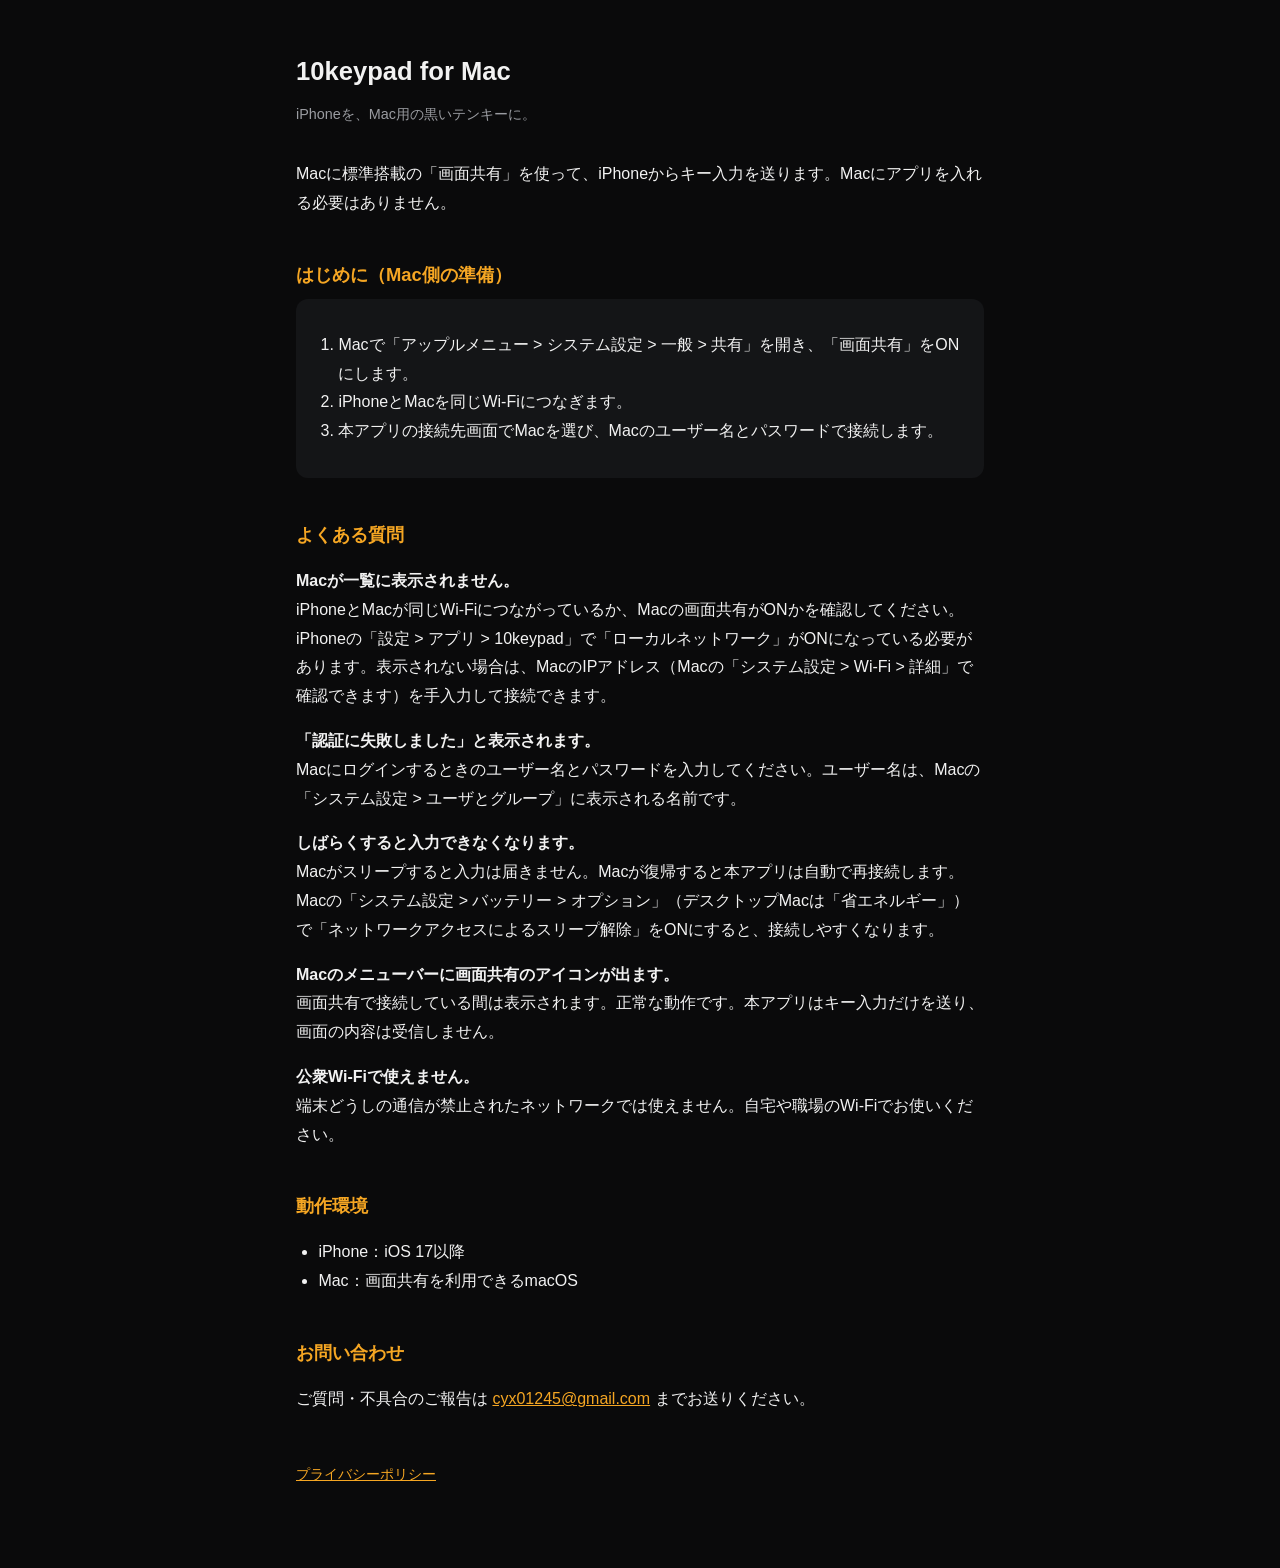
<file: index.html>
<!doctype html>
<html lang="ja">
<head>
<meta charset="utf-8">
<meta name="viewport" content="width=device-width, initial-scale=1">
<title>10keypad for Mac サポート</title>
<link rel="stylesheet" href="style.css">
</head>
<body>
<main>
<h1>10keypad for Mac</h1>
<p class="meta">iPhoneを、Mac用の黒いテンキーに。</p>

<p>Macに標準搭載の「画面共有」を使って、iPhoneからキー入力を送ります。Macにアプリを入れる必要はありません。</p>

<h2>はじめに（Mac側の準備）</h2>
<div class="panel">
<ol>
  <li>Macで「アップルメニュー &gt; システム設定 &gt; 一般 &gt; 共有」を開き、「画面共有」をONにします。</li>
  <li>iPhoneとMacを同じWi-Fiにつなぎます。</li>
  <li>本アプリの接続先画面でMacを選び、Macのユーザー名とパスワードで接続します。</li>
</ol>
</div>

<h2>よくある質問</h2>
<p><strong>Macが一覧に表示されません。</strong><br>
iPhoneとMacが同じWi-Fiにつながっているか、Macの画面共有がONかを確認してください。iPhoneの「設定 &gt; アプリ &gt; 10keypad」で「ローカルネットワーク」がONになっている必要があります。表示されない場合は、MacのIPアドレス（Macの「システム設定 &gt; Wi-Fi &gt; 詳細」で確認できます）を手入力して接続できます。</p>

<p><strong>「認証に失敗しました」と表示されます。</strong><br>
Macにログインするときのユーザー名とパスワードを入力してください。ユーザー名は、Macの「システム設定 &gt; ユーザとグループ」に表示される名前です。</p>

<p><strong>しばらくすると入力できなくなります。</strong><br>
Macがスリープすると入力は届きません。Macが復帰すると本アプリは自動で再接続します。Macの「システム設定 &gt; バッテリー &gt; オプション」（デスクトップMacは「省エネルギー」）で「ネットワークアクセスによるスリープ解除」をONにすると、接続しやすくなります。</p>

<p><strong>Macのメニューバーに画面共有のアイコンが出ます。</strong><br>
画面共有で接続している間は表示されます。正常な動作です。本アプリはキー入力だけを送り、画面の内容は受信しません。</p>

<p><strong>公衆Wi-Fiで使えません。</strong><br>
端末どうしの通信が禁止されたネットワークでは使えません。自宅や職場のWi-Fiでお使いください。</p>

<h2>動作環境</h2>
<ul>
  <li>iPhone：iOS 17以降</li>
  <li>Mac：画面共有を利用できるmacOS</li>
</ul>

<h2>お問い合わせ</h2>
<p>ご質問・不具合のご報告は <a href="mailto:cyx01245@gmail.com">cyx01245@gmail.com</a> までお送りください。</p>

<nav><a href="privacy.html">プライバシーポリシー</a></nav>
</main>
</body>
</html>
</file>
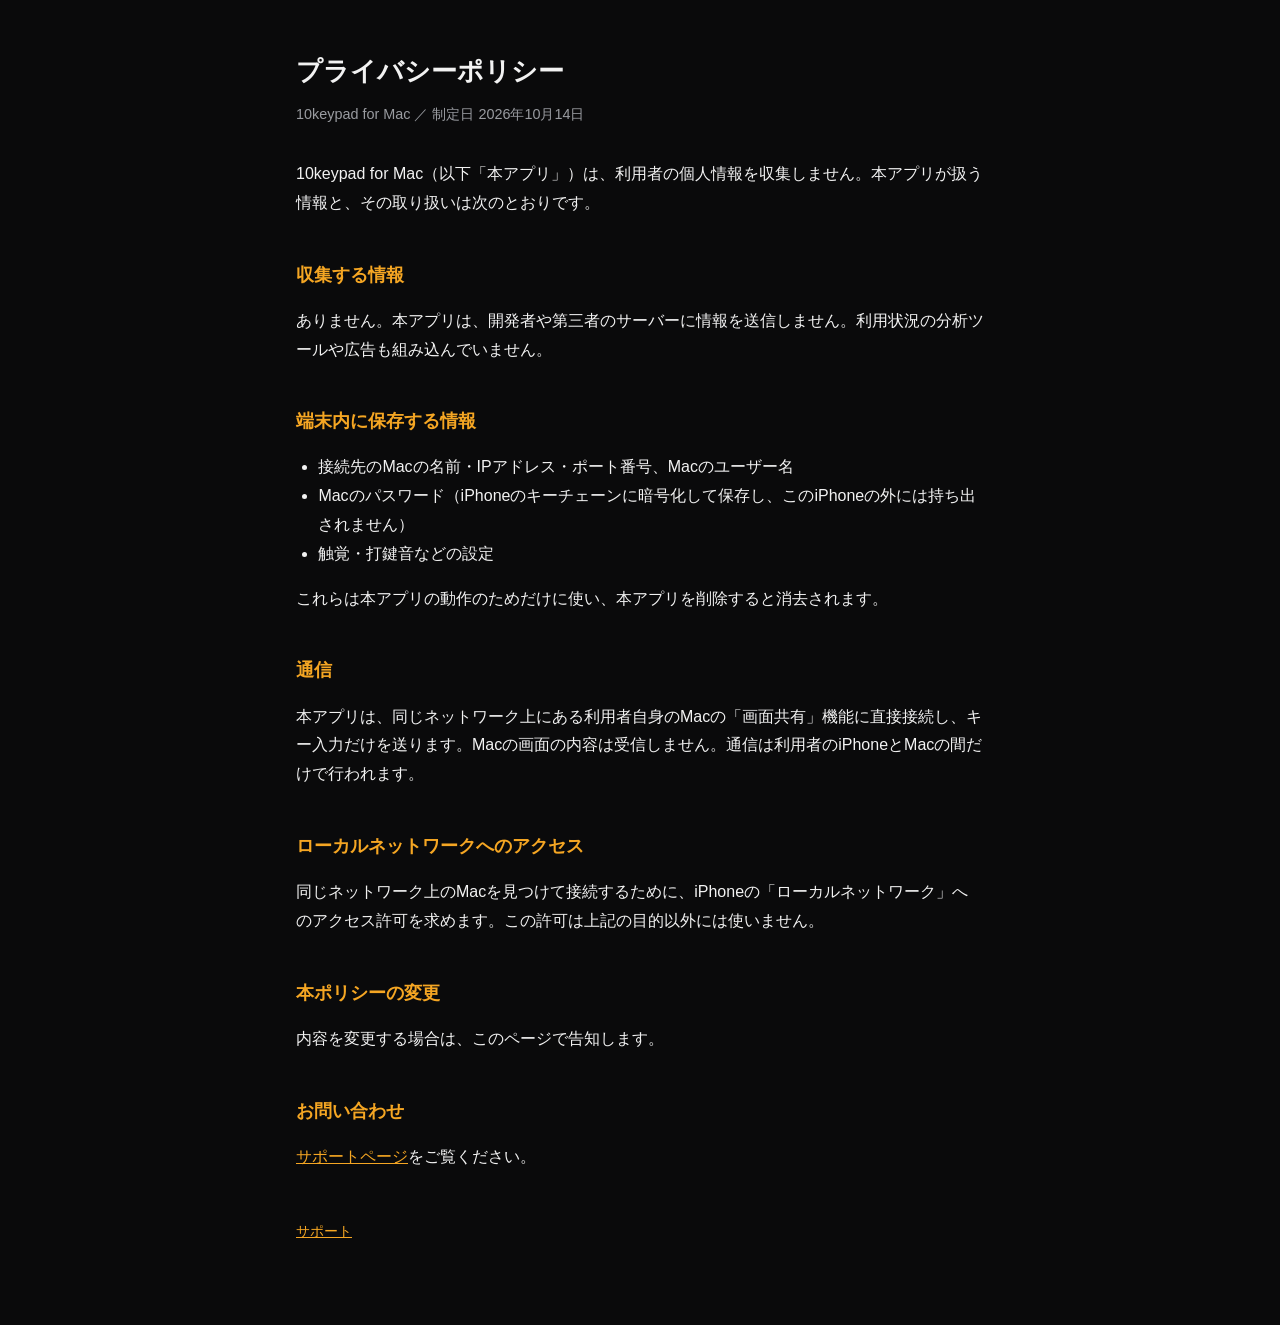
<file: privacy.html>
<!doctype html>
<html lang="ja">
<head>
<meta charset="utf-8">
<meta name="viewport" content="width=device-width, initial-scale=1">
<title>10keypad for Mac プライバシーポリシー</title>
<link rel="stylesheet" href="style.css">
</head>
<body>
<main>
<h1>プライバシーポリシー</h1>
<p class="meta">10keypad for Mac ／ 制定日 2026年10月14日</p>

<p>10keypad for Mac（以下「本アプリ」）は、利用者の個人情報を収集しません。本アプリが扱う情報と、その取り扱いは次のとおりです。</p>

<h2>収集する情報</h2>
<p>ありません。本アプリは、開発者や第三者のサーバーに情報を送信しません。利用状況の分析ツールや広告も組み込んでいません。</p>

<h2>端末内に保存する情報</h2>
<ul>
  <li>接続先のMacの名前・IPアドレス・ポート番号、Macのユーザー名</li>
  <li>Macのパスワード（iPhoneのキーチェーンに暗号化して保存し、このiPhoneの外には持ち出されません）</li>
  <li>触覚・打鍵音などの設定</li>
</ul>
<p>これらは本アプリの動作のためだけに使い、本アプリを削除すると消去されます。</p>

<h2>通信</h2>
<p>本アプリは、同じネットワーク上にある利用者自身のMacの「画面共有」機能に直接接続し、キー入力だけを送ります。Macの画面の内容は受信しません。通信は利用者のiPhoneとMacの間だけで行われます。</p>

<h2>ローカルネットワークへのアクセス</h2>
<p>同じネットワーク上のMacを見つけて接続するために、iPhoneの「ローカルネットワーク」へのアクセス許可を求めます。この許可は上記の目的以外には使いません。</p>

<h2>本ポリシーの変更</h2>
<p>内容を変更する場合は、このページで告知します。</p>

<h2>お問い合わせ</h2>
<p><a href="index.html">サポートページ</a>をご覧ください。</p>

<nav><a href="index.html">サポート</a></nav>
</main>
</body>
</html>
</file>
<file: style.css>
:root {
  --bg: #0A0A0B;
  --panel: #141517;
  --text: #F2F2F2;
  --quiet: #9A9CA1;
  --accent: #F5A623;
}
* { box-sizing: border-box; }
body {
  margin: 0;
  background: var(--bg);
  color: var(--text);
  font-family: -apple-system, BlinkMacSystemFont, "Hiragino Sans", "Hiragino Kaku Gothic ProN", sans-serif;
  line-height: 1.8;
}
main { max-width: 720px; margin: 0 auto; padding: 48px 16px 80px; }
h1 { font-size: 1.6rem; margin: 0 0 8px; }
h2 { font-size: 1.15rem; margin: 40px 0 8px; color: var(--accent); }
p, li { color: var(--text); }
.meta { color: var(--quiet); font-size: 0.9rem; margin: 0 0 32px; }
.panel { background: var(--panel); border-radius: 12px; padding: 16px 20px; }
a { color: var(--accent); }
nav { margin-top: 48px; color: var(--quiet); font-size: 0.9rem; }
ol, ul { padding-left: 1.4em; }
</file>
